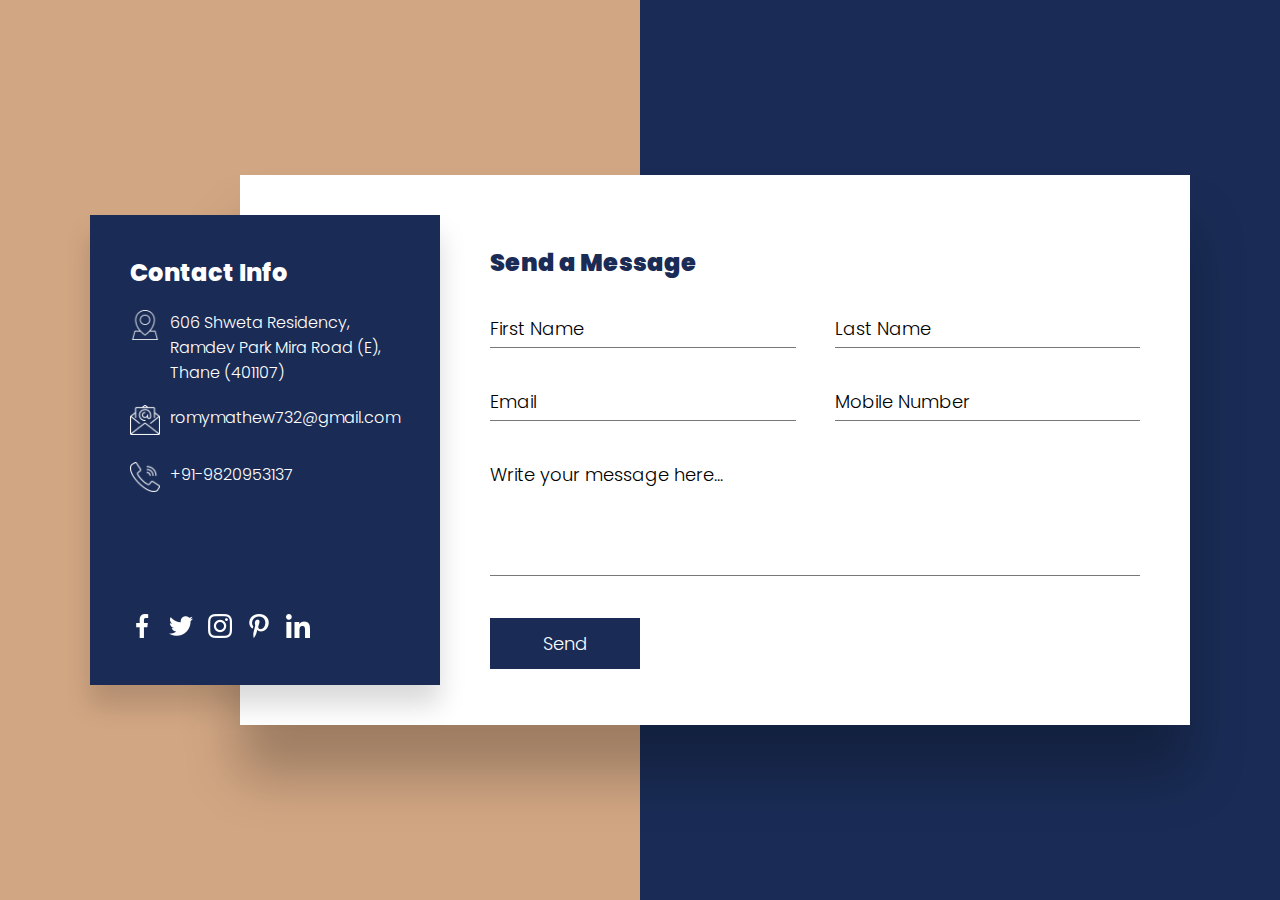
<file: contact.html>
<!DOCTYPE html>
<html>
<head>
	<meta charset="utf-8">
	<meta name="viewport" content="width=device-width, initial-scale=1">
	<title>Contact</title>
	<link rel="stylesheet" type="text/css" href="style1.css">
</head>
<body>

	<section>
		<div class="container">
			<div class="contactInfo">
				<div>
					<h1 class="head">Contact Info</h1>
					<ul class="info">
						<li>
							<span><img src="location.png"></span>
							<span>
								606 Shweta Residency, Ramdev Park
								Mira Road (E), Thane (401107)
							</span>
						</li>
						<li>
							<span><img src="mail.png"></span>
							<span>
								romymathew732@gmail.com
							</span>
						</li>
						<li>
							<span><img src="call.png"></span>
							<span>
								+91-9820953137
							</span>
						</li>
					</ul>
				</div>
				<ul class="sci">
					<li><a href="#"><img src="facebook.png"></a></li>
					<li><a href="#"><img src="2.png"></a></li>
					<li><a href="#"><img src="insta.png"></a></li>
					<li><a href="#"><img src="4.png"></a></li>
					<li><a href="#"><img src="5.png"></a></li>
				</ul>
			</div>
			<form action="http://localhost/Project/contact_sql.php" method="post">
			<div class="contactForm">
				<h2 class="head2">Send a Message</h2>
				<div class="formBox">
					<div class="inputBox w50">
						<input type="text" name="fname" required>
						<span>First Name</span>
					</div>
					<div class="inputBox w50">
						<input type="text" name="lname" required>
						<span>Last Name</span>
					</div>
					<div class="inputBox w50">
						<input type="email" name="email" required>
						<span>Email</span>
					</div>
					<div class="inputBox w50">
						<input type="number" name="mobile_number" required>
						<span>Mobile Number</span>
					</div>
					<div class="inputBox w100">
						<textarea name="message" required></textarea>
						<span>Write your message here...</span>
					</div>
					<div class="inputBox w100">
						<input type="submit" value="Send">
					</div>
				</div>	
			</div>
		</form>
		</div>
	</section>
</body>
</html>
</file>
<file: style1.css>
@import url('https://fonts.googleapis.com/css2?family=Poppins:wght@300&display=swap');
* {
	margin: 0;
	padding: 0;
		box-sizing: border-box;
		font-family: 'Poppins', sans-serif;
	}

section {
	display: flex;
	justify-content: center;
	align-items: center;
	min-height: 100vh;
	background: #1a2c56;
}
section::before {
	content: '';
	position: absolute;
	top: 0;
	left: 0;
	width: 50%;
	height: 100%;
	background: #d1a683;
}
.container {
	position: relative;
	min-width: 1100px;
	min-height: 550px;
	display: flex;
	z-index: 1000;
}
.container .contactInfo {
	position: absolute;
	top: 40px;
	width: 350px;
	height: calc(100% - 80px);
	background: #1a2c56;
	z-index: 1;
	padding: 40px;
	display: flex;
	justify-content: center;
	flex-direction: column;
	justify-content: space-between;
	box-shadow: 0 20px 25px rgba(0, 0, 0, 0.15);

}
.head {
	color: #fff;
	font-size: 24px;
	font-weight: 800;
}
.container .contactInfo ul.info {
	position: relative;
	margin: 20px 0;
}
.container .contactInfo ul.info li {
	position: relative;
	list-style: none;
	display: flex;
	margin: 20px 0;
	cursor: pointer;
	align-items: flex-start;

}
.container .contactInfo ul.info li span:nth-child(1) {
	width: 30px;
	min-width: 30px;
}
.container .contactInfo ul.info li span:nth-child(1) img {
	max-width: 100%;
	filter: invert(1);
}
.container .contactInfo ul.info li span:nth-child(2) {
	color: white;
	margin-left: 10px;
	font-weight: 300;
}
.container .contactInfo ul.sci {
	position: relative;
	display: flex;
}
.container .contactInfo ul.sci li {
	list-style: none;
	margin-right: 15px;
}
.container .contactInfo ul.sci li a {
	text-decoration: none;
}
.container .contactInfo ul.sci li a img {
	filter: invert(1);
}
.container .contactForm {
	position: absolute;
	padding: 70px 50px;
	padding-left: 250px;
	margin-left: 150px;
	width: calc(100% - 150px);
	height: 100%;
	background: white;
	box-shadow: 0 50px 50px rgba(0, 0, 0, 0.25);
}
.head2{
	color: #1a2c56;
	font-size: 24px;
	font-weight: 1000;
}
.container .contactForm .formBox {
	position: relative;
	display: flex;
	justify-content: space-between;
	flex-wrap: wrap;
	padding-top: 30px;
}
.container .contactForm .formBox .inputBox {
	position: relative;
	margin-bottom: 35px;
}
.container .contactForm .formBox .inputBox.w50 {
	width: 47%;
}
.container .contactForm .formBox .inputBox.w100 {
	width: 100%;
}
.container .contactForm .formBox .inputBox input,
.container .contactForm .formBox .inputBox textarea {
	width: 100%;
	resize: none;
	padding: 5px 0;
	font-size: 18px;
	font-weight: 300;
	color: #333;
	border: none;
	outline: none;
	border-bottom: 1px solid #777;
}
.container .contactForm .formBox .inputBox textarea {
	height: 120px;
}
.container .contactForm .formBox .inputBox span {
	position: absolute;
	left: 0;
	padding: 5px 0;
	pointer-events: none;
	font-size: 18px;
	font-weight: 300;
	transition: 0.3s;
}
.container .contactForm .formBox .inputBox input:focus ~ span,
.container .contactForm .formBox .inputBox input:valid ~ span,
.container .contactForm .formBox .inputBox textarea:focus ~ span,
.container .contactForm .formBox .inputBox textarea:valid ~ span {
	transform: translateY(-30px);
	font-size:12px;
	font-weight: 400;
	letter-spacing: 1px;
	color: #095a55;
	font-weight: 500;
}
.container .contactForm .formBox .inputBox input[type="submit"] {
	position: relative;
	cursor: pointer;
	background: #1a2c56;
	color: white;
	border: none;
	max-width: 150px;
	padding: 12px;
}
.container .contactForm .formBox .inputBox input[type="submit"]:hover {
	background: #5d8aa8;
}
</file>
